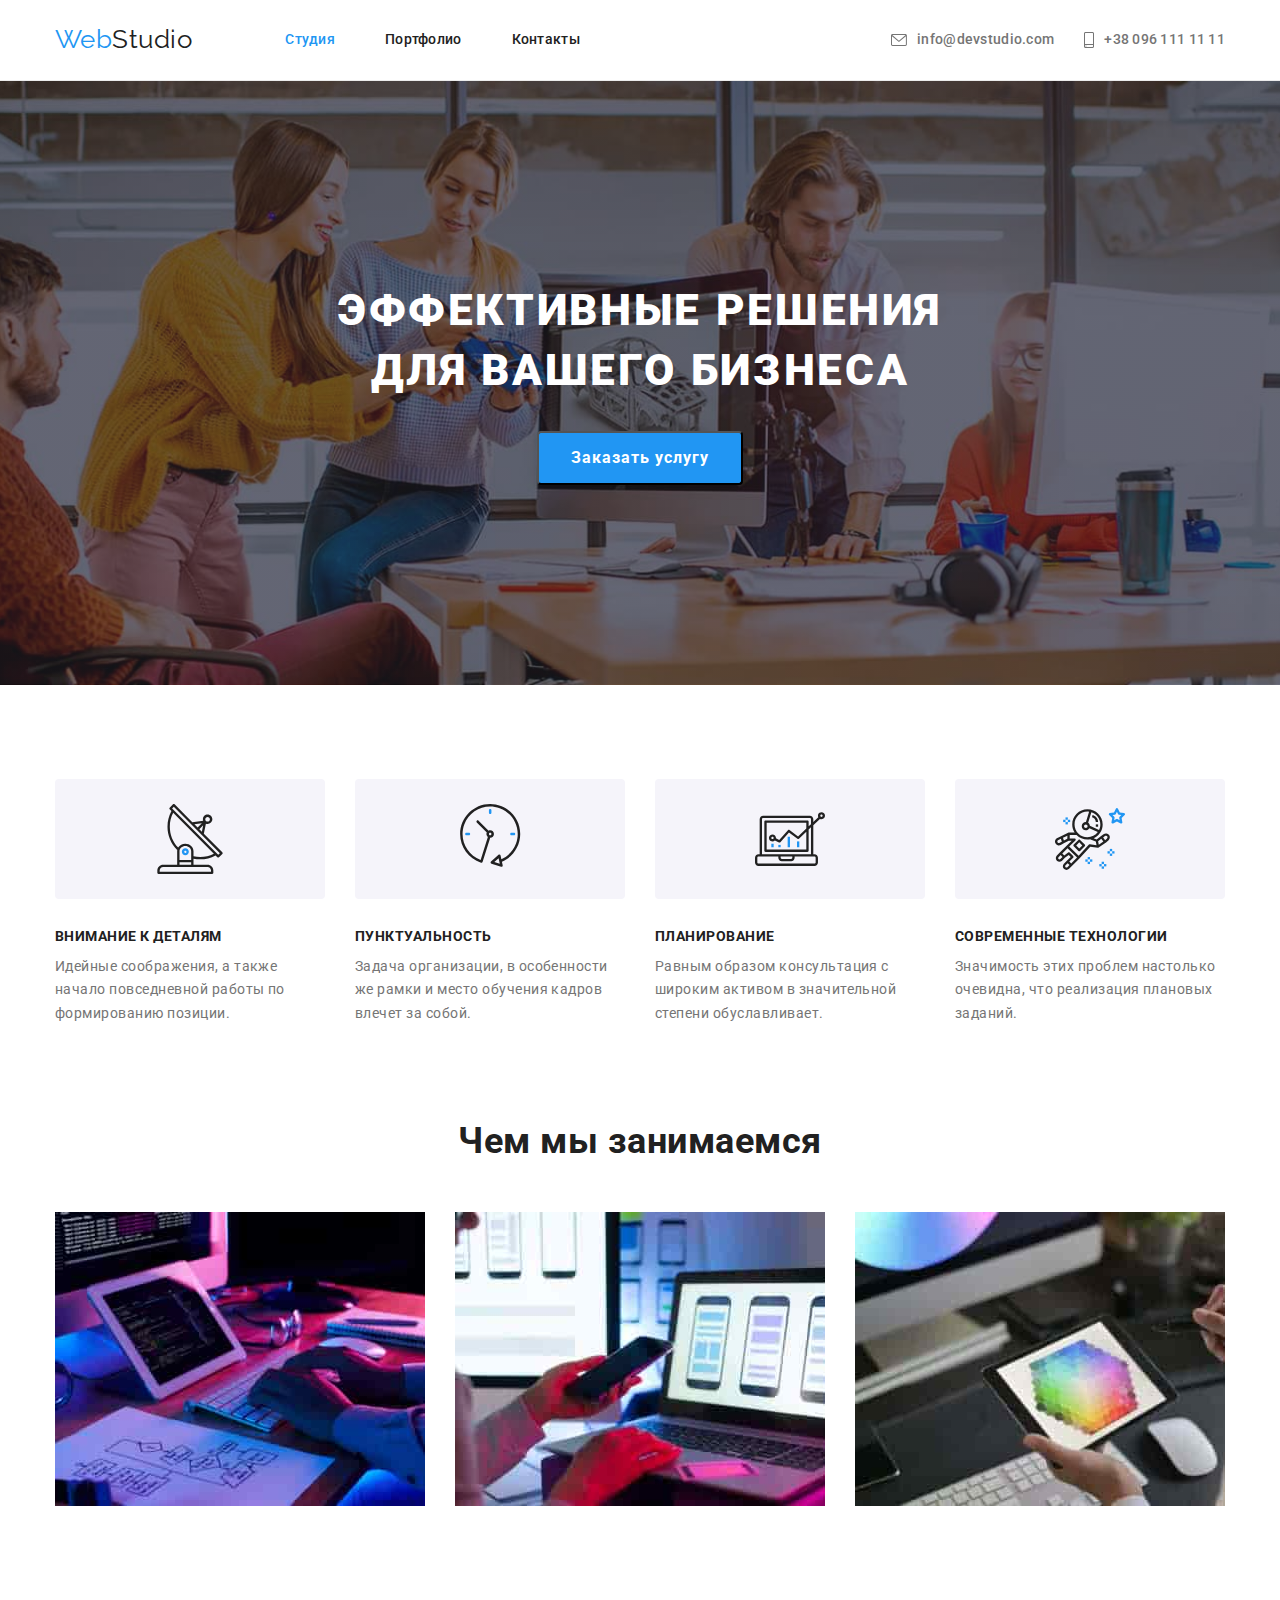
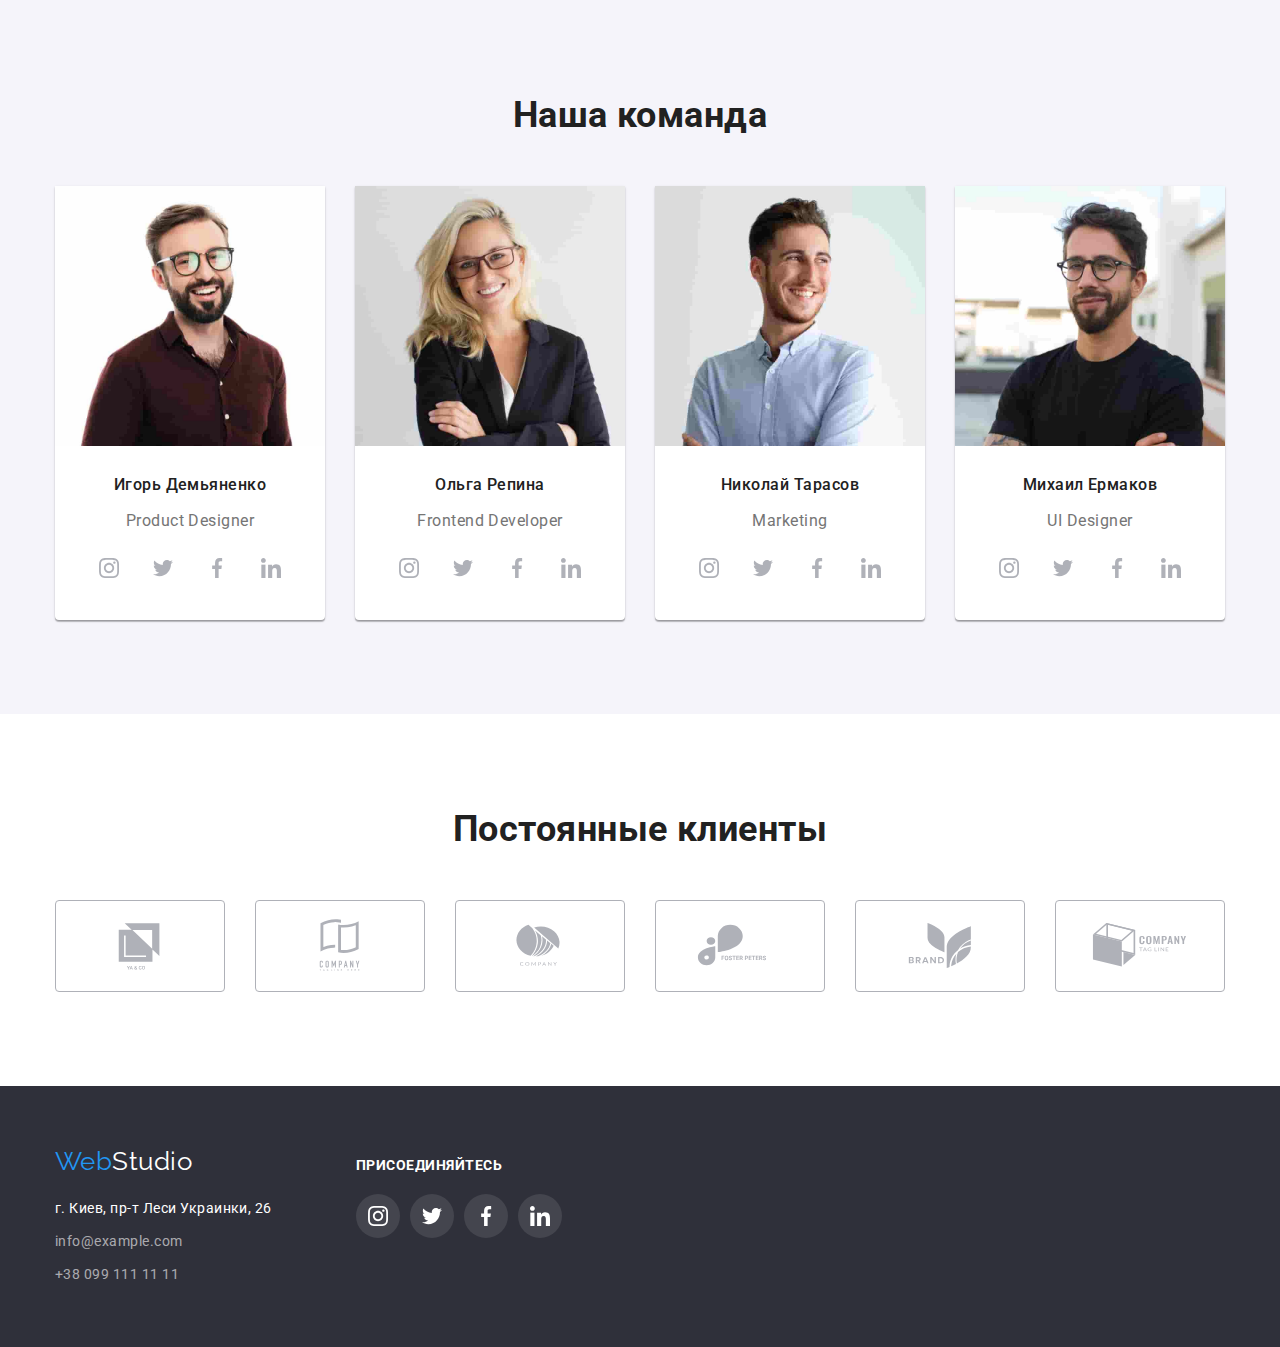
<file: index.html>
<!DOCTYPE html>
<html lang="ru">
  <head>
    <meta charset="utf-8" />
    <title>WebStudio</title>
    <link
      href="https://fonts.googleapis.com/css2?family=Raleway:wght@700&family=Roboto:wght@400;500;700;900&display=swap"
      rel="stylesheet"
    />
    <link rel="stylesheet" href="./css/modern-normalize.css" />
    <link rel="stylesheet" href="./css/styles.css" />
  </head>

  <body>
    <!--Шапка страницы-->
    <header class="header">
      <div class="container main-nav">
        <a href="./index.html" class="logo"
          >Web<span class="logo-accent">Studio</span></a
        >
        <nav>
          <ul class="site-nav list">
            <li class="list-item">
              <a href="" class="link current">Студия</a>
            </li>
            <li class="list-item">
              <a href="./portfolio.html" class="link">Портфолио</a>
            </li>
            <li class="list-item"><a href="" class="link">Контакты</a></li>
          </ul>
        </nav>
        <ul class="contact">
          <li class="contact-item">
            <a href="mailto:info@devstudio.com" class="contact-header"
              ><svg class="header-icon" width="16px" height="12px">
                <use href="./images/icons.svg#icon-envelope"></use></svg
              >info@devstudio.com</a
            >
          </li>
          <li class="contact-item">
            <a href="tel:+380961111111" class="contact-header"
              ><svg class="header-icon" width="10px" height="16px">
                <use href="./images/icons.svg#icon-smartphone"></use></svg
              >+38 096 111 11 11</a
            >
          </li>
        </ul>
      </div>
    </header>

    <main>
      <!--Блок-герой-->
      <section class="section hero overlay">
        <div class="container">
          <h1 class="hero-title">
            Эффективные решения <br />
            для вашего бизнеса
          </h1>
          <button type="button" class="button">Заказать услугу</button>
        </div>
      </section>

      <!--Перечисление профессиональных качеств-->
      <section class="section features">
        <div class="container">
          <h2 class="visually-hidden">Features list</h2>
          <ul class="preferences list">
            <li class="pref-item">
              <div class="pref-card">
                <svg width="70" height="70">
                  <use href="./images/icons.svg#icon-antenna1"></use>
                </svg>
              </div>
              <h3 class="section-title">Внимание к деталям</h3>
              <p class="section-depict">
                Идейные соображения, а также начало повседневной работы по
                формированию позиции.
              </p>
            </li>
            <li class="pref-item">
              <div class="pref-card">
                <svg width="70" height="70">
                  <use href="./images/icons.svg#icon-clock2"></use>
                </svg>
              </div>
              <h3 class="section-title">Пунктуальность</h3>
              <p class="section-depict">
                Задача организации, в особенности же рамки и место обучения
                кадров влечет за собой.
              </p>
            </li>
            <li class="pref-item">
              <div class="pref-card">
                <svg width="70" height="70">
                  <use href="./images/icons.svg#icon-diagram3"></use>
                </svg>
              </div>
              <h3 class="section-title">Планирование</h3>
              <p class="section-depict">
                Равным образом консультация с широким активом в значительной
                степени обуславливает.
              </p>
            </li>
            <li class="pref-item">
              <div class="pref-card">
                <svg width="70" height="70">
                  <use href="./images/icons.svg#icon-astronaut4"></use>
                </svg>
              </div>
              <h3 class="section-title">Современные технологии</h3>
              <p class="section-depict">
                Значимость этих проблем настолько очевидна, что реализация
                плановых заданий.
              </p>
            </li>
          </ul>
        </div>
      </section>

      <!--Деятельность студии-->
      <section class="section pursuit">
        <div class="container">
          <h2 class="section-hdr">Чем мы занимаемся</h2>
          <ul class="occupation list">
            <li class="occupation-item">
              <img
                class="occ-img"
                src="./images/img0_1.jpg"
                width="370"
                alt="Написание програмного кода с помощью алгоритма блок-схемы"
              />
            </li>
            <li class="occupation-item">
              <img
                class="occ-img"
                src="./images/img1_1.jpg"
                width="370"
                alt="Подбор нескольких вариантов оформления контента для сматфона."
              />
            </li>
            <li class="occupation-item">
              <img
                class="occ-img"
                src="./images/img2_1.jpg"
                width="370"
                alt="Диаграмма разных цветовых оттенков в виде пчелиной соты."
              />
            </li>
          </ul>
        </div>
      </section>

      <!--Команда студии-->
      <section class="section band">
        <div class="container">
          <h2 class="section-hdr cmd">Наша команда</h2>
          <ul class="members list">
            <li class="card">
              <img
                src="./images/img-p1.jpg"
                width="270"
                alt="Product Designer"
              />
              <div class="team">
                <h3 class="team-member">Игорь Демьяненко</h3>
                <p class="team-item">Product Designer</p>
                <ul class="social list">
                  <li class="social-page">
                    <a class="social-page-link link" href=""
                      ><svg width="20px" height="20px">
                        <use
                          href="./images/icons.svg#icon-instagram"
                        ></use></svg
                    ></a>
                  </li>
                  <li class="social-page">
                    <a class="social-page-link link" href=""
                      ><svg width="20px" height="20px">
                        <use href="./images/icons.svg#icon-twitter"></use></svg
                    ></a>
                  </li>
                  <li class="social-page">
                    <a class="social-page-link link" href=""
                      ><svg width="20px" height="20px">
                        <use href="./images/icons.svg#icon-facebook"></use></svg
                    ></a>
                  </li>
                  <li class="social-page">
                    <a class="social-page-link link" href=""
                      ><svg width="20px" height="20px">
                        <use href="./images/icons.svg#icon-linkedin"></use></svg
                    ></a>
                  </li>
                </ul>
              </div>
            </li>

            <li class="card">
              <img
                src="./images/img-p2.jpg"
                width="270"
                alt="Frontend Developer"
              />
              <div class="team">
                <h3 class="team-member">Ольга Репина</h3>
                <p class="team-item">Frontend Developer</p>
                <ul class="social list">
                  <li class="social-page">
                    <a class="social-page-link link" href=""
                      ><svg width="20px" height="20px">
                        <use
                          href="./images/icons.svg#icon-instagram"
                        ></use></svg
                    ></a>
                  </li>
                  <li class="social-page">
                    <a class="social-page-link link" href=""
                      ><svg width="20px" height="20px">
                        <use href="./images/icons.svg#icon-twitter"></use></svg
                    ></a>
                  </li>
                  <li class="social-page">
                    <a class="social-page-link link" href=""
                      ><svg width="20px" height="20px">
                        <use href="./images/icons.svg#icon-facebook"></use></svg
                    ></a>
                  </li>
                  <li class="social-page">
                    <a class="social-page-link link" href=""
                      ><svg width="20px" height="20px">
                        <use href="./images/icons.svg#icon-linkedin"></use></svg
                    ></a>
                  </li>
                </ul>
              </div>
            </li>
            <li class="card">
              <img src="./images/img-p3.jpg" width="270" alt="Marketing" />
              <div class="team">
                <h3 class="team-member">Николай Тарасов</h3>
                <p class="team-item">Marketing</p>
                <ul class="social list">
                  <li class="social-page">
                    <a class="social-page-link link" href=""
                      ><svg width="20px" height="20px">
                        <use
                          href="./images/icons.svg#icon-instagram"
                        ></use></svg
                    ></a>
                  </li>
                  <li class="social-page">
                    <a class="social-page-link link" href=""
                      ><svg width="20px" height="20px">
                        <use href="./images/icons.svg#icon-twitter"></use></svg
                    ></a>
                  </li>
                  <li class="social-page">
                    <a class="social-page-link link" href=""
                      ><svg width="20px" height="20px">
                        <use href="./images/icons.svg#icon-facebook"></use></svg
                    ></a>
                  </li>
                  <li class="social-page">
                    <a class="social-page-link link" href=""
                      ><svg width="20px" height="20px">
                        <use href="./images/icons.svg#icon-linkedin"></use></svg
                    ></a>
                  </li>
                </ul>
              </div>
            </li>
            <li class="card">
              <img src="./images/img-p4.jpg" width="270" alt="UI Designer" />
              <div class="team">
                <h3 class="team-member">Михаил Ермаков</h3>
                <p class="team-item">UI Designer</p>
                <ul class="social list">
                  <li class="social-page">
                    <a class="social-page-link link" href=""
                      ><svg width="20px" height="20px">
                        <use
                          href="./images/icons.svg#icon-instagram"
                        ></use></svg
                    ></a>
                  </li>
                  <li class="social-page">
                    <a class="social-page-link link" href=""
                      ><svg width="20px" height="20px">
                        <use href="./images/icons.svg#icon-twitter"></use></svg
                    ></a>
                  </li>
                  <li class="social-page">
                    <a class="social-page-link link" href=""
                      ><svg width="20px" height="20px">
                        <use href="./images/icons.svg#icon-facebook"></use></svg
                    ></a>
                  </li>
                  <li class="social-page">
                    <a class="social-page-link link" href=""
                      ><svg width="20px" height="20px">
                        <use href="./images/icons.svg#icon-linkedin"></use></svg
                    ></a>
                  </li>
                </ul>
              </div>
            </li>
          </ul>
        </div>
      </section>

      <!--Постоянные клиенты-->
      <section class="clients">
        <div class="container">
          <h2 class="section-hdr">Постоянные клиенты</h2>
          <ul class="client-icons">
            <li class="client-link">
              <a href="" class="client-button">
                <svg class="button-icon" width="106px" height="60px">
                  <use href="./images/icons.svg#icon-logo_1"></use>
                </svg>
              </a>
            </li>
            <li class="client-link">
              <a href="" class="client-button">
                <svg class="button-icon" width="106px" height="60px">
                  <use href="./images/icons.svg#icon-logo_2"></use>
                </svg>
              </a>
            </li>
            <li class="client-link">
              <a href="" class="client-button">
                <svg class="button-icon" width="106px" height="60px">
                  <use href="./images/icons.svg#icon-logo_3"></use>
                </svg>
              </a>
            </li>
            <li class="client-link">
              <a href="" class="client-button">
                <svg class="button-icon" width="106px" height="60px">
                  <use href="./images/icons.svg#icon-logo_4"></use>
                </svg>
              </a>
            </li>
            <li class="client-link">
              <a href="" class="client-button">
                <svg class="button-icon" width="106px" height="60px">
                  <use href="./images/icons.svg#icon-logo_5"></use>
                </svg>
              </a>
            </li>
            <li class="client-link">
              <a href="" class="client-button">
                <svg class="button-icon" width="106px" height="60px">
                  <use href="./images/icons.svg#icon-logo_6"></use>
                </svg>
              </a>
            </li>
          </ul>
        </div>
      </section>
    </main>

    <!--Подвал страницы-->
    <footer class="footer">
      <div class="footer-flex container">
        <div class="footer-communication">
          <a href="./index.html" class="logo-footer logo"
            >Web<span class="logo-ft-accent">Studio</span></a
          >
          <address class="footer-info">
            <p class="footer-addr">г. Киев, пр-т Леси Украинки, 26</p>
            <a href="mailto:info@example.com" class="contact-footer"
              >info@example.com</a
            >
            <a href="tel:+380991111111" class="contact-footer"
              >+38 099 111 11 11</a
            >
          </address>
        </div>

        <div class="footer-social-list">
          <h3 class="footer-social-title">присоединяйтесь</h3>
          <ul class="footer-pages list">
            <li class="footer-item">
              <a class="footer-item-link link" href="">
                <svg class="footer-icon" width="20px" height="20px">
                  <use href="./images/icons.svg#icon-instagram2"></use>
                </svg>
              </a>
            </li>
            <li class="footer-item">
              <a class="footer-item-link link" href="">
                <svg class="footer-icon" width="20px" height="20px">
                  <use href="./images/icons.svg#icon-twitter2"></use>
                </svg>
              </a>
            </li>
            <li class="footer-item">
              <a class="footer-item-link link" href="">
                <svg class="footer-icon" width="20px" height="20px">
                  <use href="./images/icons.svg#icon-facebook2"></use>
                </svg>
              </a>
            </li>
            <li class="footer-item">
              <a class="footer-item-link link" href="">
                <svg class="footer-icon" width="20px" height="20px">
                  <use href="./images/icons.svg#icon-linkedin2"></use>
                </svg>
              </a>
            </li>
          </ul>
        </div>
      </div>
    </footer>
  </body>
</html>
</file>
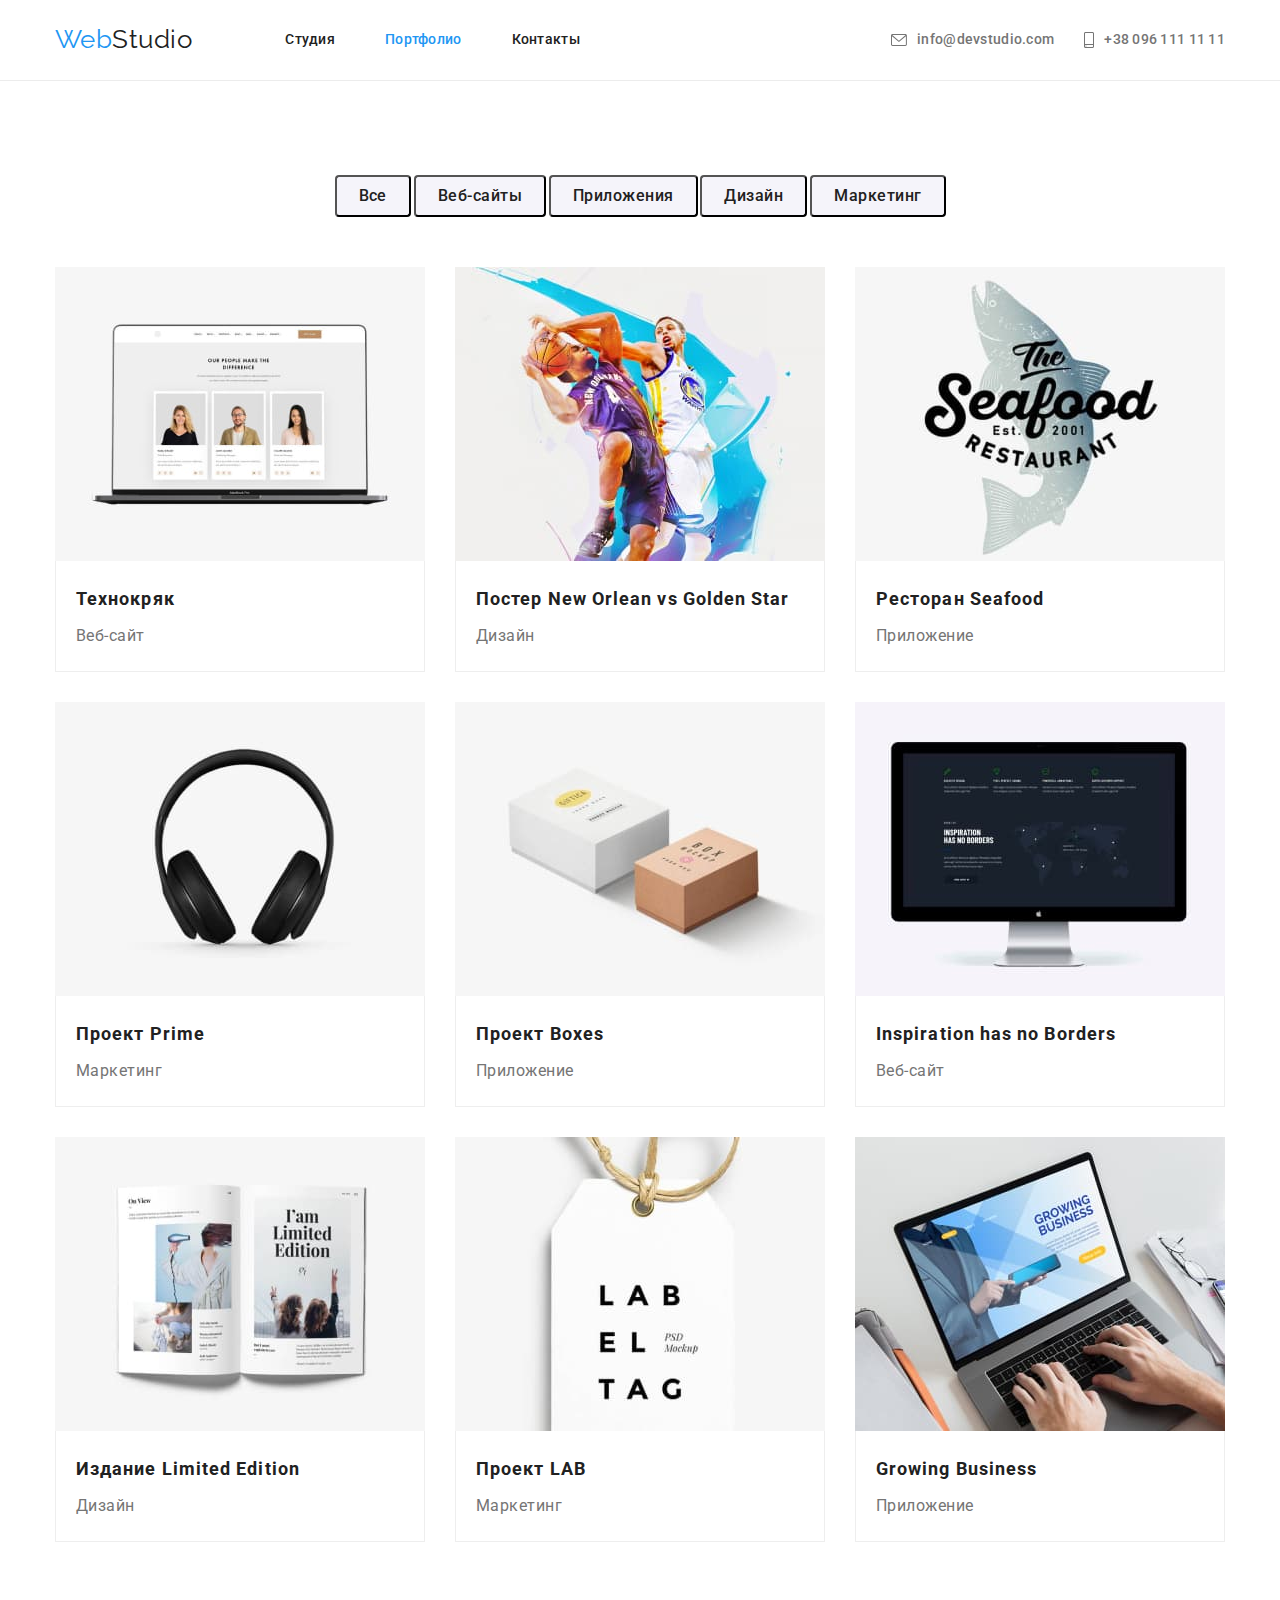
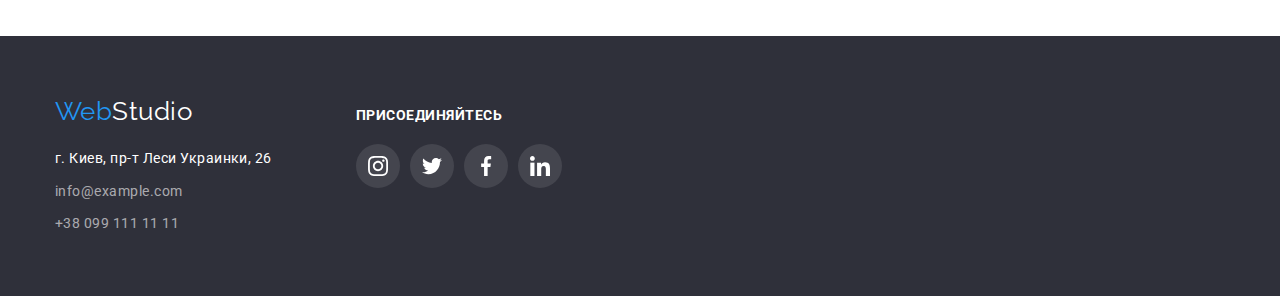
<file: portfolio.html>
<!DOCTYPE html>
<html lang="ru">
  <head>
    <meta charset="utf-8" />
    <title>WebStudio</title>
    <link
      href="https://fonts.googleapis.com/css2?family=Raleway:wght@700&family=Roboto:wght@400;500;700;900&display=swap"
      rel="stylesheet"
    />
    <link rel="stylesheet" href="./css/modern-normalize.css" />
    <link rel="stylesheet" href="./css/styles.css" />
  </head>

  <body>
    <!--Шапка страницы-->
    <header class="header">
      <div class="container main-nav">
        <a href="./index.html" class="logo"
          >Web<span class="logo-accent">Studio</span></a
        >
        <nav>
          <ul class="site-nav list">
            <li class="list-item">
              <a href="./index.html" class="link">Студия</a>
            </li>
            <li class="list-item">
              <a href="./portfolio.html" class="link current">Портфолио</a>
            </li>
            <li class="list-item"><a href="" class="link">Контакты</a></li>
          </ul>
        </nav>
        <ul class="contact">
          <li class="contact-item">
            <a href="mailto:info@devstudio.com" class="contact-header"
              ><svg class="header-icon" width="16px" height="12px">
                <use href="./images/icons.svg#icon-envelope"></use></svg
              >info@devstudio.com</a
            >
          </li>
          <li class="contact-item">
            <a href="tel:+380961111111" class="contact-header"
              ><svg class="header-icon" width="10px" height="16px">
                <use href="./images/icons.svg#icon-smartphone"></use></svg
              >+38 096 111 11 11</a
            >
          </li>
        </ul>
      </div>
    </header>

    <!--Страница портфолио-->
    <main>
      <!--Фильтр с кнопками-->
      <section class="section portfolio">
        <div class="container">
          <ul class="filter list">
            <li>
              <button type="button" class="filter-button first">Все</button>
            </li>
            <li>
              <button type="button" class="filter-button second">
                Веб-сайты
              </button>
            </li>
            <li>
              <button type="button" class="filter-button third">
                Приложения
              </button>
            </li>
            <li>
              <button type="button" class="filter-button fourth">Дизайн</button>
            </li>
            <li>
              <button type="button" class="filter-button fifth">
                Маркетинг
              </button>
            </li>
          </ul>

          <!--Представленные проэкты-->
          <ul class="portfolio-projects list">
            <li class="project">
              <a href="" class="working-project">
                <img
                  class="image"
                  src="./images/img3_1.jpg"
                  width="370"
                  alt="Сайт Технокряк"
                />
                <div class="project-img">
                  <h3 class="image-hdr">Технокряк</h3>
                  <p class="image-depict">Веб-сайт</p>
                </div>
              </a>
            </li>

            <li class="project">
              <a href="" class="working-project">
                <img
                  class="image"
                  src="./images/img3_2.jpg"
                  width="370"
                  alt="Игроки в баскетбол"
                />
                <div class="project-img">
                  <h3 class="image-hdr">Постер New Orlean vs Golden Star</h3>
                  <p class="image-depict">Дизайн</p>
                </div>
              </a>
            </li>

            <li class="project">
              <a href="" class="working-project">
                <img
                  class="image"
                  src="./images/img3_3.jpg"
                  width="370"
                  alt="Сайт ресторана морской кухни"
                />
                <div class="project-img">
                  <h3 class="image-hdr">Ресторан Seafood</h3>
                  <p class="image-depict">Приложение</p>
                </div>
              </a>
            </li>

            <li class="project">
              <a href="" class="working-project">
                <img
                  class="image"
                  src="./images/img3_4.jpg"
                  width="370"
                  alt="Маркетинговый проект Prime"
                />
                <div class="project-img">
                  <h3 class="image-hdr">Проект Prime</h3>
                  <p class="image-depict">Маркетинг</p>
                </div>
              </a>
            </li>

            <li class="project">
              <a href="" class="working-project">
                <img
                  class="image"
                  src="./images/img3_5.jpg"
                  width="370"
                  alt="Проект Boxes"
                />
                <div class="project-img">
                  <h3 class="image-hdr">Проект Boxes</h3>
                  <p class="image-depict">Приложение</p>
                </div>
              </a>
            </li>

            <li class="project">
              <a href="" class="working-project">
                <img
                  class="image"
                  src="./images/img3_6.jpg"
                  width="370"
                  alt="Сайт Inspiration has no borders"
                />
                <div class="project-img">
                  <h3 class="image-hdr">Inspiration has no Borders</h3>
                  <p class="image-depict">Веб-сайт</p>
                </div>
              </a>
            </li>

            <li class="project">
              <a href="" class="working-project">
                <img
                  class="image"
                  src="./images/img3_7.jpg"
                  width="370"
                  alt="Издание Limited Edition"
                />
                <div class="project-img">
                  <h3 class="image-hdr">Издание Limited Edition</h3>
                  <p class="image-depict">Дизайн</p>
                </div>
              </a>
            </li>

            <li class="project">
              <a href="" class="working-project">
                <img
                  class="image"
                  src="./images/img3_8.jpg"
                  width="370"
                  alt="Проект LAB"
                />
                <div class="project-img">
                  <h3 class="image-hdr">Проект LAB</h3>
                  <p class="image-depict">Маркетинг</p>
                </div>
              </a>
            </li>

            <li class="project">
              <a href="" class="working-project">
                <img
                  class="image"
                  src="./images/img3_9.jpg"
                  width="370"
                  alt="Growing Business приложение"
                />
                <div class="project-img">
                  <h3 class="image-hdr">Growing Business</h3>
                  <p class="image-depict">Приложение</p>
                </div>
              </a>
            </li>
          </ul>
        </div>
      </section>
    </main>

    <!--Подвал страницы-->
    <footer class="footer">
      <div class="footer-flex container">
        <div class="footer-communication">
          <a href="./index.html" class="logo-footer logo"
            >Web<span class="logo-ft-accent">Studio</span></a
          >
          <address class="footer-info">
            <p class="footer-addr">г. Киев, пр-т Леси Украинки, 26</p>
            <a href="mailto:info@example.com" class="contact-footer"
              >info@example.com</a
            >
            <a href="tel:+380991111111" class="contact-footer"
              >+38 099 111 11 11</a
            >
          </address>
        </div>

        <div class="footer-social-list">
          <h3 class="footer-social-title">присоединяйтесь</h3>
          <ul class="footer-pages list">
            <li class="footer-item">
              <a class="footer-item-link link" href="">
                <svg class="footer-icon" width="20px" height="20px">
                  <use href="./images/icons.svg#icon-instagram2"></use>
                </svg>
              </a>
            </li>
            <li class="footer-item">
              <a class="footer-item-link link" href="">
                <svg class="footer-icon" width="20px" height="20px">
                  <use href="./images/icons.svg#icon-twitter2"></use>
                </svg>
              </a>
            </li>
            <li class="footer-item">
              <a class="footer-item-link link" href="">
                <svg class="footer-icon" width="20px" height="20px">
                  <use href="./images/icons.svg#icon-facebook2"></use>
                </svg>
              </a>
            </li>
            <li class="footer-item">
              <a class="footer-item-link link" href="">
                <svg class="footer-icon" width="20px" height="20px">
                  <use href="./images/icons.svg#icon-linkedin2"></use>
                </svg>
              </a>
            </li>
          </ul>
        </div>
      </div>
    </footer>
  </body>
</html>
</file>
<file: css/styles.css>
/* main colors */
:root {
  --main-text-color: #212121;
  --secondary-text-color: #757575;
  --section-text-color: #ffffff;
  --accent-color: #2196f3;
  --button-hover-color: #188ce8;
  --filter-button-color: #f5f4fa;
  --shadow-color: rgba(31, 21, 21, 0.15);
  --section-color: #2f303a;
  --first-section-color: #ffffff;
  --second-section-color: #f5f4fa;
  --ftr-cnt-color: rgba(255, 255, 255, 0.6);
  --header-brd-line-color: #ececec;
  --card-progects-gap: 30px;
  --svg-fill-color: #afb1b8;
}
/* border-boxing */
html {
  box-sizing: border-box;
}
/* inheritance for the whole body */
*,
*::before,
*::after {
  box-sizing: inherit;
}
/* features for the whole documents body */
body {
  background-color: #ffffff;
  color: var(--main-text-color);
  font-family: Roboto, sans-serif;
  letter-spacing: 0.03em;
}
ul {
  margin: 0;
  padding: 0;
  list-style: none;
}
img {
  display: block;
  max-width: 100%;
  height: auto;
}
/* main container */
.container {
  width: 1200px;
  margin-left: auto;
  margin-right: auto;
  padding-left: 15px;
  padding-right: 15px;
}
/* common style for all lists */
.list {
  padding: 0px;
  margin: 0px;
  list-style: none;
}
/* header border line */
.header {
  border-bottom: 1px solid var(--header-brd-line-color);
  background-color: var(--first-section-color);
}
.main-nav {
  display: flex;
  align-items: center;
}
/* logo */
.logo {
  color: var(--accent-color);
  font-family: Raleway, sans-serif;
  font-size: 26px;
  line-height: 1.2;
  text-decoration: none;
}
.logo-accent {
  color: var(--main-text-color);
}
.logo-ft-accent {
  color: var(--section-text-color);
}
/* site links features*/
.site-nav {
  display: flex;
  margin-left: 93px;
}
.site-nav .list-item + .list-item {
  margin-left: 50px;
}
.site-nav .link {
  display: block;
  padding-top: 32px;
  padding-bottom: 32px;
  color: var(--main-text-color);
  font-weight: 500;
  font-size: 14px;
  line-height: 1.14;
  letter-spacing: 0.02em;
  text-decoration: none;
}
.site-nav .link.current {
  color: var(--accent-color);
  text-decoration: none;
}
.link:hover,
.link:focus {
  color: var(--accent-color);
  text-decoration: none;
}
/* header contacts */
.contact {
  display: flex;
  margin-left: auto;
  align-items: center;
}
.contact-header {
  display: flex;
  padding: 32px 0;
  color: var(--secondary-text-color);
  font-weight: 500;
  font-size: 14px;
  line-height: 1.14;
  letter-spacing: 0.02em;
  text-decoration: none;
  align-items: center;
}
.contact-item:not(:first-child) {
  margin-left: 30px;
}

.header-icon {
  display: inline-block;
  margin-right: 10px;
  fill: currentColor;
}
.contact-header:hover,
.contact-header:focus {
  color: var(--accent-color);
}

/* footer contacts */
.contact-footer,
.footer-addr {
  color: var(--ftr-cnt-color);
  font-size: 14px;
  line-height: 1.7;
  font-style: normal;
  text-decoration: none;
}
.contact-footer:hover,
.contact-footer:focus {
  /* color: var(--accent-color); */
  color: var(--accent-color);
}
/* Buttons */
.button {
  box-sizing: inherit;
  display: inline-block;
  border-radius: 4px;
  padding: 10px 32px;
  min-height: 50px;
  margin-top: 0px;
  margin-bottom: 0px;
  box-shadow: 0px 4px 4px rgba(0, 0, 0, 0.15);
  color: var(--section-text-color);
  background: var(--accent-color);
  font-family: inherit;
  font-weight: 700;
  font-size: 16px;
  line-height: 1.87;
  letter-spacing: 0.06em;
  text-align: center;
  cursor: pointer;
}
.button:hover,
.button:focus {
  color: var(--section-text-color);
  background: var(--button-hover-color);
  box-shadow: var(--shadow-color);
}
/* portfolio filter */
.filter {
  display: flex;
  justify-content: space-between;
  padding-top: 0px;
  margin-bottom: 50px;
  margin-left: auto;
  margin-right: auto;
  width: 611px;
}
.filter-button {
  box-sizing: inherit;
  margin-top: 0px;
  background: var(--filter-button-color);
  color: inherit;
  font-family: inherit;
  letter-spacing: 0.03em;
  font-weight: 500;
  font-size: 16px;
  line-height: 1.62;
  padding: 6px 22px;
  border-radius: 4px;
  cursor: pointer;
}
/* all filter-buttons one by one */
.filter-button first {
  display: inline-block;
  min-width: 73px;
  min-height: 38px;
}
.filter-button second {
  display: inline-block;
  min-width: 128px;
  min-height: 38px;
}
.filter-button third {
  display: inline-block;
  min-width: 145px;
  min-height: 38px;
}
.filter-button fourth {
  display: inline-block;
  min-width: 103px;
  min-height: 38px;
}
.filter-button fifth {
  display: inline-block;
  min-width: 130px;
  min-height: 38px;
}
.filter-button:hover,
.filter-button:focus {
  color: var(--section-text-color);
  background: var(--accent-color);
}
/* sections */
.section {
  margin-top: 0px;
  margin-bottom: 0px;
  padding-top: 94px;
  padding-bottom: 94px;
  background: var(--first-section-color);
}
.hero {
  padding-top: 200px;
  padding-bottom: 200px;
  text-align: center;
  background-color: var(--section-color);
}
/* overlay */
.overlay {
  max-width: 1600px;
  min-height: 600px;
  margin-left: auto;
  margin-right: auto;
  background-image: linear-gradient(
      rgba(47, 48, 58, 0.4),
      rgba(47, 48, 58, 0.4)
    ),
    url(../images/hero-bg.jpg);
  background-repeat: no-repeat;
  background-position: center;
  background-size: cover;
}
.hero-title {
  display: block;
  margin-top: 0px;
  margin-bottom: 30px;
  color: var(--section-text-color);
  font-weight: 900;
  font-size: 44px;
  line-height: 1.36;
  text-align: center;
  letter-spacing: 0.06em;
  text-transform: uppercase;
}
.preferences {
  display: flex;
  justify-content: center;
}
.pref-item {
  padding: 0px;
  margin: 0px;
  width: 270px;
}
.preferences .pref-item:not(:last-child) {
  margin-right: 30px;
}
.pref-card {
  display: flex;
  justify-content: center;
  width: 270px;
  height: 120px;
  align-items: center;
  margin-bottom: 30px;
  border-radius: 4px;
  background-color: var(--second-section-color);
}
.pursuit {
  padding-top: 0px;
  padding-bottom: 94px;
  background: var(--first-section-color);
}
.occupation {
  display: flex;
}
.occupation .occupation-item:not(:last-child) {
  margin-right: 30px;
}
.occ-img {
  display: block;
}
/* studio band */
.band {
  background: var(--second-section-color);
}
.section-hdr {
  margin-top: 0px;
  margin-bottom: 50px;
  font-weight: bold;
  font-size: 36px;
  line-height: 1.17;
  text-align: center;
}
.cmd {
  margin-top: 0px;
  margin-bottom: 50px;
}
.members {
  display: flex;
}
.band .card + .card {
  margin-left: 30px;
}
/* vissually hides h2 occupation section */
.visually-hidden {
  position: absolute;
  width: 1px;
  height: 1px;
  margin: -1px;
  border: 0;
  padding: 0;
  white-space: nowrap;
  clip-path: inset(100%);
  clip: rect(0 0 0 0);
  overflow: hidden;
}
.section-title {
  margin-top: 0px;
  margin-bottom: 10px;
  font-weight: 700;
  font-size: 14px;
  line-height: 1.14;
  text-transform: uppercase;
}
.section-depict {
  padding: 0px;
  margin-top: 0px;
  margin-bottom: 0px;
  color: var(--secondary-text-color);
  font-size: 14px;
  line-height: 1.7;
}
/* studio team */
.card {
  width: 270px;
  min-height: 368px;
  box-shadow: 0px 1px 3px rgba(0, 0, 0, 0.12), 0px 1px 1px rgba(0, 0, 0, 0.14),
    0px 2px 1px rgba(0, 0, 0, 0.2);
  border-radius: 0px 0px 4px 4px;
  background-color: var(--first-section-color);
}
.card > img {
  padding-top: 0px;
  padding-bottom: 0px;
  margin-top: 0px;
}
.team {
  padding: 30px 32px;
}
.team-member {
  margin-top: 0px;
  margin-bottom: 10px;
  font-weight: 500;
  font-size: 16px;
  line-height: 1.18;
  text-align: center;
}
.team-item {
  font-size: 16px;
  line-height: 1.19;
  text-align: center;
  color: var(--secondary-text-color);
}
.social {
  display: flex;
  justify-content: space-between;
}
.social-page-link {
  display: flex;
  justify-content: center;
  border-radius: 50%;
  width: 44px;
  height: 44px;
  align-items: center;
  background-color: transparent;
  fill: var(--svg-fill-color);
}
.social-page-link:hover,
.social-page-link:focus {
  fill: var(--first-section-color);
  background-color: var(--accent-color);
}
/*users*/
.clients {
  padding-top: 94px;
  padding-bottom: 94px;
}
.client-icons {
  display: flex;
  justify-content: space-between;
  align-items: center;
  padding-top: 0px;
  margin-bottom: 0px;
}
.client-link {
  display: block;
  align-items: center;
}
.client-button {
  display: flex;
  justify-content: center;
  align-items: center;
  width: 170px;
  height: 92px;
  color: var(--svg-fill-color);
  border: 1px solid var(--svg-fill-color);
  border-radius: 4px;
  padding: 0px;
  margin: 0px;
}
.client-button:hover,
.client-button:focus {
  color: var(--accent-color);
  border-color: var(--accent-color);
}
.button-icon {
  fill: currentColor;
}
/*footer*/
.footer {
  background: var(--section-color);
  padding-top: 60px;
  padding-bottom: 60px;
}
.footer-flex {
  display: flex;
  align-items: baseline;
}
.logo-footer {
  display: block;
  margin-bottom: 20px;
}
.footer-info {
  display: flex;
  flex-wrap: wrap;
  width: 231px;
  min-height: 81px;
}
.footer-addr {
  padding: 0px;
  margin-top: 0px;
  margin-bottom: 9px;
  color: var(--section-text-color);
}
.footer-info .contact-footer:not(:last-child) {
  margin-bottom: 9px;
}
.footer-social-list {
  width: 206px;
  height: 80px;
  margin-left: 70px;
}
.footer-social-title {
  font-weight: 700;
  font-size: 14px;
  line-height: 1.14;
  margin-top: 0px;
  margin-bottom: 20px;
  color: var(--first-section-color);
  text-transform: uppercase;
}
.footer-item-link {
  display: flex;
  justify-content: center;
  align-items: center;
  width: 44px;
  height: 44px;
  border-radius: 50%;
  background-color: rgba(255, 255, 255, 0.1);
  fill: var(--first-section-color);
}
.footer-item-link:hover,
.footer-item-link:focus {
  background-color: var(--accent-color);
}
.footer-pages {
  display: flex;
  align-items: center;
  justify-content: space-between;
}
.footer-item {
}
/* portfolio page */
.portfolio {
  background-color: var(--first-section-color);
}
/* grid of cards */
.portfolio-projects {
  display: flex;
  flex-wrap: wrap;
  margin-left: calc(-1 * var(--card-progects-gap));
  margin-top: calc(-1 * var(--card-progects-gap));
}
.portfolio-projects > .project {
  flex-basis: calc(100% / 3 - var(--card-progects-gap));
  margin-left: var(--card-progects-gap);
  margin-top: var(--card-progects-gap);
}
.project {
  display: inline-block;
  background-color: var(--section-text-color);
}
.project > a {
  text-decoration: none;
}
.working-project {
  display: block;
  width: 100%;
  height: 100%;
}
.working-project:hover,
.working-project:focus {
  box-shadow: 0px 1px 1px rgba(0, 0, 0, 0.12), 0px 4px 4px rgba(0, 0, 0, 0.06),
    1px 4px 6px rgba(0, 0, 0, 0.16);
}
.image {
  display: block;
  margin-top: 0px;
  margin-bottom: 0px;
  text-decoration: none;
}
.image-hdr {
  padding-top: 0px;
  padding-bottom: 0px;
  margin-top: 0px;
  margin-bottom: 4px;
  color: var(--main-text-color);
  font-weight: 700;
  font-size: 18px;
  line-height: 2;
  letter-spacing: 0.06em;
}
.image-depict {
  margin-top: 0px;
  margin-bottom: 0px;
  color: var(--secondary-text-color);
  font-size: 16px;
  line-height: 1.87;
}
/* lower border for card */
.project-img {
  padding: 20px 20px;
  border-left: 1px solid #eeeeee;
  border-right: 1px solid #eeeeee;
  border-bottom: 1px solid #eeeeee;
}
</file>
